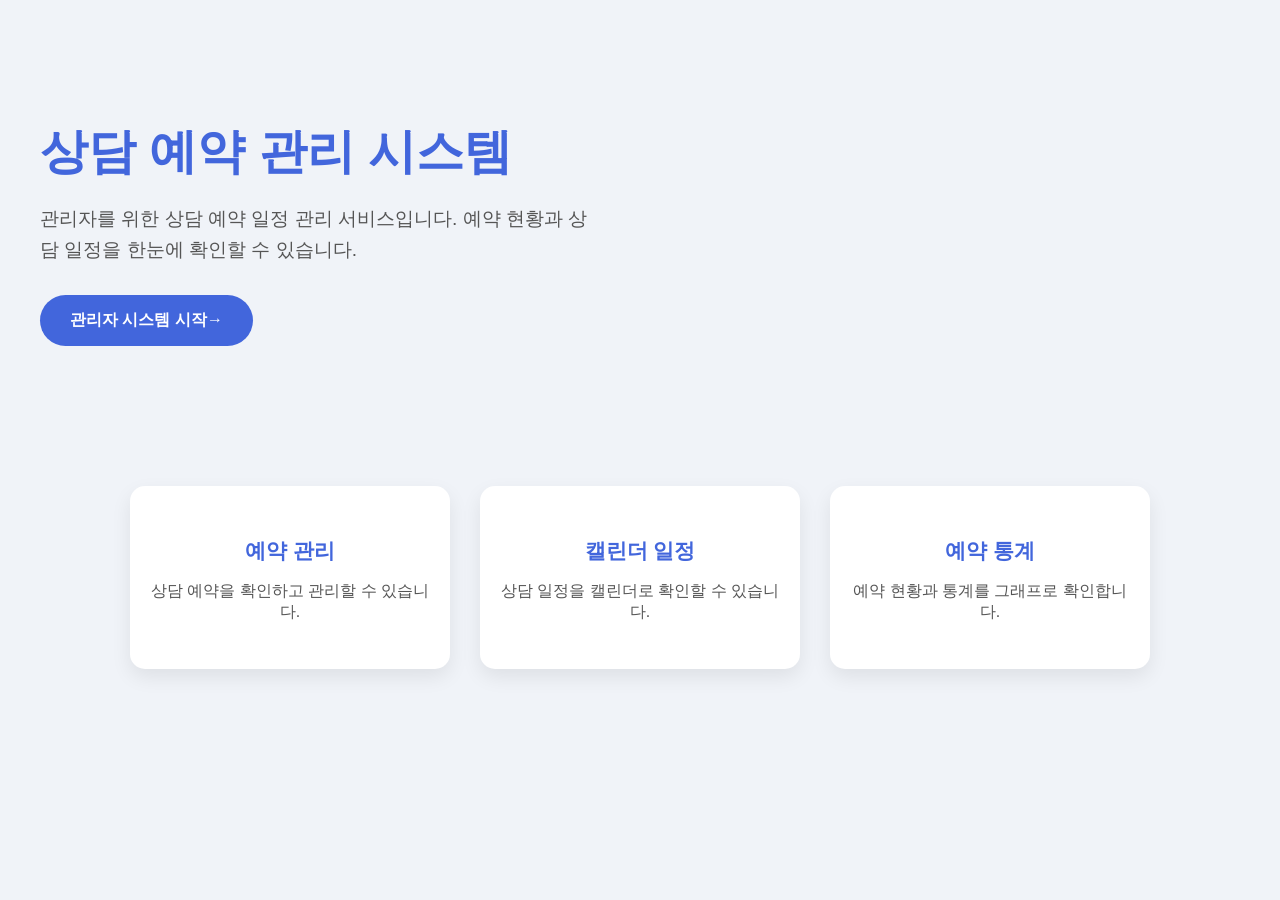
<file: index.html>
<!DOCTYPE html>
<html lang="en">
<head>
    <meta charset="UTF-8">
    <meta name="viewport" content="width=device-width, initial-scale=1.0">
    <title>Document</title>
    <link rel="stylesheet" href="css/index.css">
</head>
<body>
    <div class="container">
        <section class="intro-section">
           <div class="intro-content">
             <h1>상담 예약 관리 시스템</h1>
                <p>관리자를 위한 상담 예약 일정 관리 서비스입니다.
                예약 현황과 상담 일정을 한눈에 확인할 수 있습니다.</p>
                 <a href="dashboard.html" class="start-btn">관리자 시스템 시작→</a>

           </div>
           
        </section>

        <section class="feature">
            <div class="feature-card">
                <h3>예약 관리</h3>
                <p>상담 예약을 확인하고 관리할 수 있습니다.</p>
            </div>
            <div class="feature-card">
                <h3>캘린더 일정</h3>
                <p>상담 일정을 캘린더로 확인할 수 있습니다.</p>
            </div>
            <div class="feature-card">
                <h3>예약 통계</h3>
                <p>예약 현황과 통계를 그래프로 확인합니다.</p>
            </div>
            

            </div>

        </section>

    </div>
   


</body>
</html>
</file>
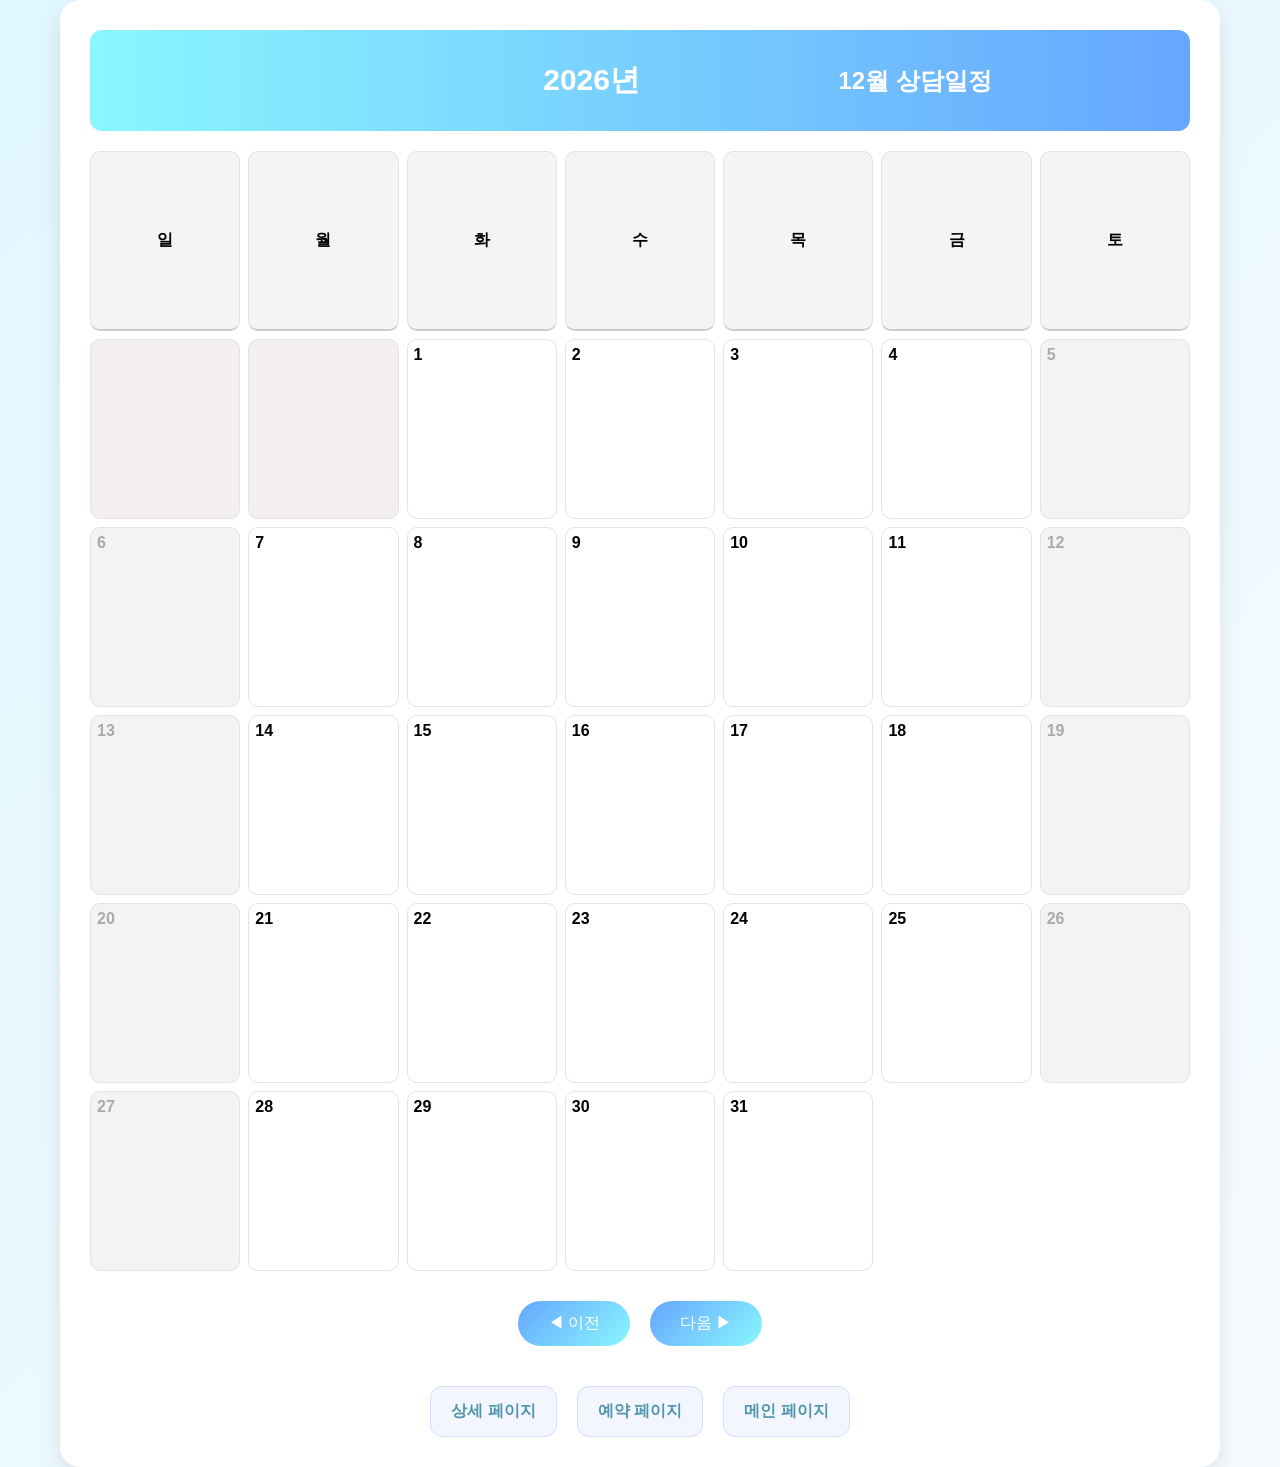
<file: calendar.html>
<!doctype html>
<html lang="ko">
  <head>
    <meta charset="UTF-8" />
    <meta name="viewport" content="width=device-width, initial-scale=1.0" />
    <title>상담 예약 달력</title>

    <link rel="stylesheet" href="./css/calendar.css" />
  </head>

  <body>
    <div id="wrap">
      <div class="container">
        <header id="header">
          <div class="year-container">
            <h1 id="year"></h1>
          </div>

          <div class="month-container">
            <h2 id="month"></h2>
          </div>
        </header>

        <section id="calendar"></section>

        <div class="month-control">
          <button id="prev">◀ 이전</button>
          <button id="next">다음 ▶</button>
        </div>

        <div class="page-move">
          <a href="./detail.html">상세 페이지</a>
          <a href="./reserve.html">예약 페이지</a>
          <a href="./index.html">메인 페이지</a>
        </div>
      </div>
    </div>

    <!-- JS -->
    <script type="module" src="./js/calendar.js"></script>
  </body>
</html>
</file>
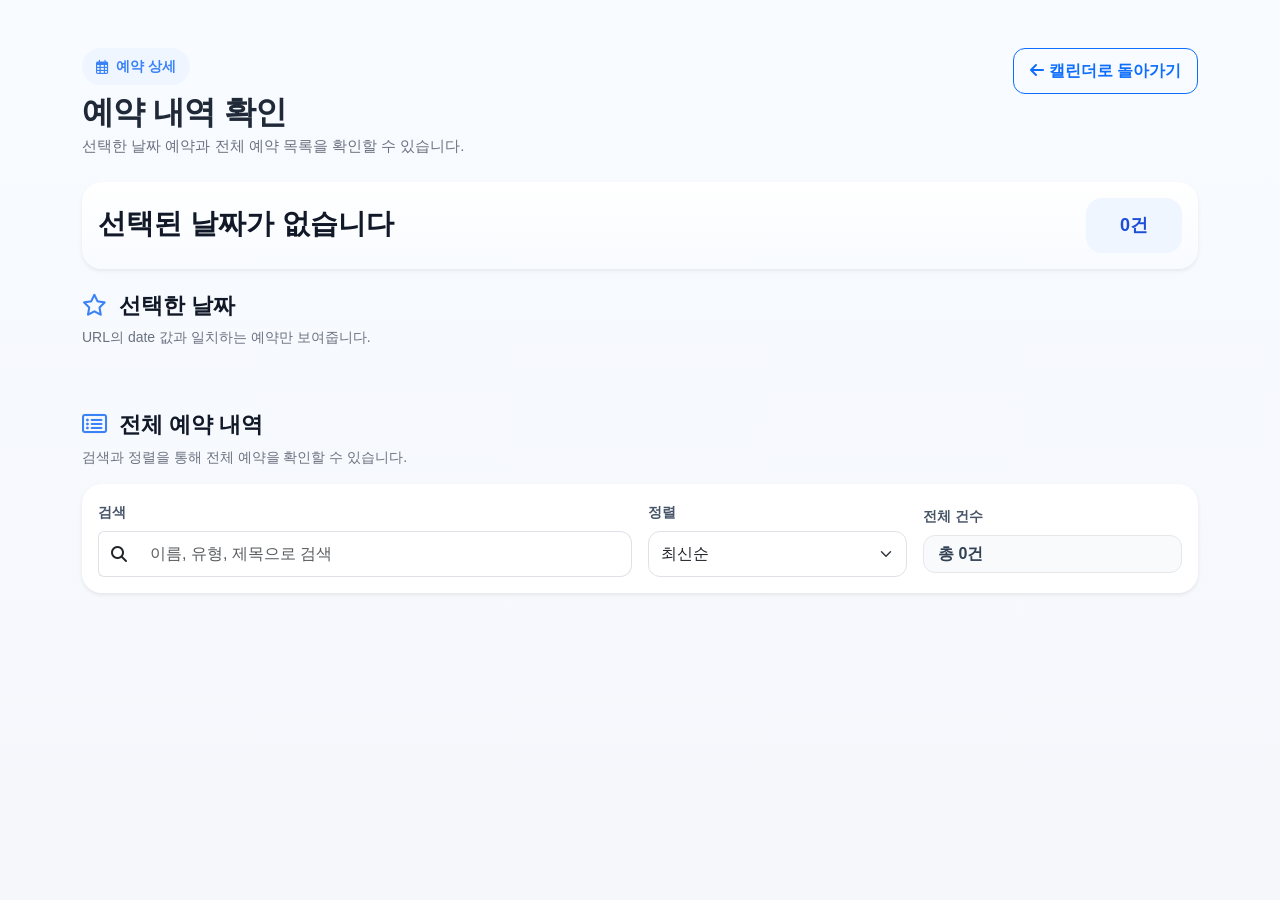
<file: detail.html>
<!doctype html>
<html lang="ko">
  <head>
    <meta charset="UTF-8" />
    <meta name="viewport" content="width=device-width, initial-scale=1.0" />
    <title>예약 상세</title>

    <!-- Bootstrap -->
    <link
      href="https://cdn.jsdelivr.net/npm/bootstrap@5.3.3/dist/css/bootstrap.min.css"
      rel="stylesheet"
    />

    <!-- Font Awesome -->
    <link
      rel="stylesheet"
      href="https://cdnjs.cloudflare.com/ajax/libs/font-awesome/6.5.2/css/all.min.css"
    />

    <link rel="stylesheet" href="./css/detail.css" />
    <script type="module" src="./js/detail.js" defer></script>
  </head>
  <body>
    <div class="page-wrap">
      <div class="container py-5">
        <!-- 상단 헤더 -->
        <div class="top-header mb-4">
          <div>
            <p class="page-badge mb-2">
              <i class="fa-regular fa-calendar-days"></i>
              예약 상세
            </p>
            <h1 class="page-title mb-1">예약 내역 확인</h1>
            <p class="page-desc mb-0">
              선택한 날짜 예약과 전체 예약 목록을 확인할 수 있습니다.
            </p>
          </div>

          <a href="./calendar.html" class="btn btn-outline-primary back-btn">
            <i class="fa-solid fa-arrow-left"></i>
            캘린더로 돌아가기
          </a>
        </div>

        <!-- 선택 날짜 요약 -->
        <section class="date-focus-card card border-0 shadow-sm mb-4">
          <div class="card-body">
            <div class="date-focus-header">
              <div>
                <h2 class="focus-date-title mb-1" id="selected-date-title">
                  날짜를 불러오는 중...
                </h2>
              </div>
              <div class="focus-count-box" id="selected-date-count">0건</div>
            </div>
          </div>
        </section>

        <!-- 해당 날짜 예약 -->
        <section class="mb-5">
          <div class="section-heading mb-3">
            <h2 class="section-title mb-1">
              <i class="fa-regular fa-star"></i>
              선택한 날짜
            </h2>
            <p class="section-desc mb-0">
              URL의 date 값과 일치하는 예약만 보여줍니다.
            </p>
          </div>

          <section id="selected-date-list" class="schedule-list"></section>
        </section>

        <!-- 전체 목록 필터 -->
        <div class="section-heading mb-3">
          <h2 class="section-title mb-1">
            <i class="fa-regular fa-rectangle-list"></i>
            전체 예약 내역
          </h2>
          <p class="section-desc mb-0">
            검색과 정렬을 통해 전체 예약을 확인할 수 있습니다.
          </p>
        </div>

        <div class="filter-card card border-0 shadow-sm mb-4">
          <div class="card-body">
            <div class="row g-3 align-items-center">
              <div class="col-lg-6">
                <label for="search-input" class="form-label filter-label">
                  검색
                </label>
                <div class="input-group search-group">
                  <span class="input-group-text">
                    <i class="fa-solid fa-magnifying-glass"></i>
                  </span>
                  <input
                    type="text"
                    id="search-input"
                    class="form-control"
                    placeholder="이름, 유형, 제목으로 검색"
                  />
                </div>
              </div>

              <div class="col-md-6 col-lg-3">
                <label for="sort-select" class="form-label filter-label">
                  정렬
                </label>
                <select id="sort-select" class="form-select">
                  <option value="latest">최신순</option>
                  <option value="oldest">오래된순</option>
                </select>
              </div>

              <div class="col-md-6 col-lg-3">
                <label class="form-label filter-label">전체 건수</label>
                <div class="count-box" id="summary-count">총 0건</div>
              </div>
            </div>
          </div>
        </div>

        <!-- 전체 예약 리스트 -->
        <section id="schedule-list" class="schedule-list"></section>
      </div>
    </div>

    <!-- 수정 모달 -->
    <div
      class="modal fade"
      id="reservationModal"
      tabindex="-1"
      aria-labelledby="reservationModalLabel"
      aria-hidden="true"
    >
      <div class="modal-dialog modal-dialog-centered">
        <div class="modal-content border-0 shadow">
          <div class="modal-header">
            <h5 class="modal-title" id="reservationModalLabel">
              예약 정보 수정
            </h5>
            <button
              type="button"
              class="btn-close"
              data-bs-dismiss="modal"
              aria-label="닫기"
            ></button>
          </div>

          <div class="modal-body">
            <form id="reservation-form">
              <input type="hidden" id="edit-id" />

              <div class="mb-3">
                <label for="edit-title" class="form-label">제목</label>
                <input
                  type="text"
                  id="edit-title"
                  class="form-control"
                  placeholder="예: 진로 상담"
                  required
                />
              </div>

              <div class="mb-3">
                <label for="edit-type" class="form-label">유형</label>
                <input
                  type="text"
                  id="edit-type"
                  class="form-control"
                  placeholder="예: 취업 상담"
                  required
                />
              </div>

              <div class="mb-3">
                <label for="edit-date" class="form-label">날짜</label>
                <input
                  type="date"
                  id="edit-date"
                  class="form-control"
                  required
                />
              </div>

              <div class="mb-3">
                <label for="edit-time" class="form-label">시간</label>
                <input
                  type="text"
                  id="edit-time"
                  class="form-control"
                  placeholder="예: 09:00~10:00"
                  required
                />
              </div>

              <div class="mb-2">
                <label for="edit-name" class="form-label">이름</label>
                <input
                  type="text"
                  id="edit-name"
                  class="form-control"
                  placeholder="예: 홍길동"
                  required
                />
              </div>
            </form>
          </div>

          <div class="modal-footer">
            <button type="button" class="btn btn-light" data-bs-dismiss="modal">
              취소
            </button>
            <button
              type="submit"
              form="reservation-form"
              class="btn btn-primary"
            >
              저장하기
            </button>
          </div>
        </div>
      </div>
    </div>

    <!-- Bootstrap JS -->
    <script src="https://cdn.jsdelivr.net/npm/bootstrap@5.3.3/dist/js/bootstrap.bundle.min.js"></script>
  </body>
</html>
</file>
<file: css/index.css>
/* 전체 기본 */
body {
  font-family: 'Noto Sans KR', Arial, sans-serif; 
  margin: 0;
  background: #f0f3f8;
  color: #333; 
}

/* 컨테이너 */
.container {
  max-width: 1200px;
  margin: 0 auto;
  padding: 0 20px;
}

/* 인트로 섹션 */
.intro-section {
  display: flex;
  flex-wrap: wrap;
  justify-content: space-between;
  align-items: center;
  padding: 80px 0;
  gap: 40px;
}

.intro-content {
  max-width: 550px;
}

.intro-content h1 {
  font-size: 3rem;
  margin-bottom: 20px;
  color: #4266dc;
}

.intro-content p {
  font-size: 1.2rem;
  color: #555;
  margin-bottom: 30px;
  line-height: 1.6;
}

/* 시작 버튼 */
.start-btn {
  display: inline-block;
  text-decoration: none;
  background: #4266dc;
  color: #fff;
  padding: 15px 30px;
  border-radius: 30px;
  font-weight: bold;
  transition: all 0.3s;
}

.start-btn:hover {
  background: #3730a3;
  transform: translateY(-3px);
 
}

/* 기능 카드 섹션 */
.feature {
  display: flex;
  flex-wrap: wrap;
  justify-content: center;
  gap: 30px;
  padding: 60px 0;
}

.feature-card {
  background: #fff;
  padding: 30px 20px;
  width: 280px;
  border-radius: 15px;
  box-shadow: 0 8px 20px rgba(0,0,0,0.08);
  text-align: center;
  transition: transform 0.3s, box-shadow 0.3s;
}

.feature-card:hover {
  transform: translateY(-5px);
  box-shadow: 0 12px 25px rgba(0,0,0,0.12);
}

.feature-card h3 {
  margin-bottom: 15px;
  font-size: 1.3rem;
  color: #4266dc;
}

.feature-card p {
  font-size: 1rem;
  color: #555; 
}



/* 헤더 */
.header {
  display: flex;
  justify-content: space-between;
  align-items: center;
  padding: 20px 40px;
  background: #fff;
  box-shadow: 0 2px 12px rgba(0,0,0,0.08);
  position: sticky;
  top: 0;
  z-index: 10;
}

.logo {
  margin: 0;
  font-size: 1.5rem;
  font-weight: bold;
  color: #4266dc;
}

.nav a {
  text-decoration: none;
  margin-left: 25px;
  color: #555;
  font-weight: 500;
  transition: 0.3s;
}

.nav a:hover,
.nav .active {
  color: #4266dc;
  font-weight: bold;
}

/* 카드 섹션 */
.card-section {
  display: flex;
  flex-wrap: wrap;
  gap: 25px;
  justify-content: center;
  padding: 40px 20px;
}

.card {
  background: #fff;
  padding: 25px 20px;
  width: 260px;
  border-radius: 15px;
  box-shadow: 0 8px 20px rgba(0,0,0,0.08);
  text-align: center;
  transition: transform 0.3s, box-shadow 0.3s;
}

.card:hover {
  transform: translateY(-5px);
  box-shadow: 0 12px 25px rgba(0,0,0,0.12);
}

.card h3 {
  margin-bottom: 15px;
  color: #4266dc;
  font-size: 1.2rem;
}
.main-panels{
  display:flex;
  justify-content:center;
  gap:30px;
  margin:40px auto;
  flex-wrap:wrap;
}
.schedule-lists{
  display:flex;
  flex-direction:column;
  gap:20px;
}
.schedule-lists section{
  margin: 20px;
}

/* Canvas 통계 영역 */


.canvas-area {
  display: flex;
  flex-direction: column;
  align-items: center;
}

.stats-card {
  background: #fff;
  padding: 30px;
  width: 450px;
  border-radius: 15px;
  box-shadow: 0 8px 20px rgba(0,0,0,0.08);
  text-align: center;
}

/* 오늘 일정 리스트 / 최근 예약 리스트 */
.today-schedule,
.recent-list {
  background: #fff;
  padding: 25px 20px;
  width: 450px;
  border-radius: 15px;
  box-shadow: 0 8px 20px rgba(0,0,0,0.08);
}

.today-schedule h2,
.recent-list h2 {
  margin-bottom: 15px;
  color:#4266dc;
}

.today-schedule ul,
.recent-list ul {
  list-style: none;
  padding-left: 0;
}

.today-schedule li,
.recent-list li {
  padding: 5px 0;
  border-bottom: 1px solid #eee;
  font-size: 0.95rem;
}

/* 빠른 메뉴 */
.quick-menu {
  text-align: center;
  margin: 40px 0;
}

.quick-menu h2 {
  margin-bottom: 20px;
  color: #4266dc;
}

.quick-buttons a {
  display: inline-block;
  text-decoration: none;
  color: #fff;
  background-color: #4266dc;
  padding: 12px 25px;
  border-radius: 25px;
  font-weight: 500;
  margin: 5px;
  transition: 0.3s;
}

.quick-buttons a:hover {
  background-color: #3730a3;
}


/* 모바일 햄버거 사이드바 */
/* 햄버거 버튼 */
.menu-btn{
  display:none;
  font-size:24px;
  background:none;
  border:none;
  cursor:pointer;
}

/* 사이드바 */
.sidebar{
  position:fixed;
  top:0;
  left:-250px;
  width:250px;
  height:100%;
  background:#fff;
  box-shadow:2px 0 10px rgba(0,0,0,0.2);
  padding-top:60px;
  transition:0.3s;
  display:flex;
  flex-direction:column;
}

.sidebar a{
  padding:15px 20px;
  text-decoration:none;
  color:#333;
  border-bottom:1px solid #eee;
}

.sidebar a:hover{
  background:#f5f5f5;
}

/* 열렸을 때 */
.sidebar.active{
  left:0;
}

/* 모바일 버전 */

@media (max-width: 768px) {
/* 컨테이너 */



.intro-content {
  max-width: 550px;
  display: flex;
  flex-direction: column;
  align-items: center;
}

.intro-content h1 {
  font-size: 2.2rem;

}

.intro-content p {
  font-size: 1.1rem;

}
/* 이미지 영역 */

.header{
  padding:15px;
}

.logo{
  font-size:16px;
}

.nav{
  display:none;
}

/* 카드 세로 */
.card-section{
  flex-direction:column;
  align-items:center;
}

.card{
  width:90%;
}

/* 통계 숨기기 */
.canvas-area{
  display:none;
}

/* 패널 세로 */
.main-panels{
  flex-direction:column;
  align-items:center;
  margin:20px;
}
.schedule-lists{
margin-right: 70px;
}

/* 일정 카드 */
.today-schedule,
.recent-list{
  
  width:100%;
}
.quick-menu{
  display: none;
}


/* 사이드바 */
.sidebar a:hover,
.sidebar .active {
  color: #4266dc;
  font-weight: bold;
}

.menu-btn{
  display:block;
}

/* 카드 hover */
.card:hover {
  transform: none;
}


}
</file>
<file: css/calendar.css>
/* 기본 설정 */
body {
  margin: 0;
  font-family: "Segoe UI", sans-serif;
  background: linear-gradient(135deg, #e0f7ff, #f7fbff);
}

a {
  text-decoration: none;
  color: rgb(78, 149, 173);
}

/* 중앙 정렬 */
#wrap {
  display: flex;
  justify-content: center;
  align-items: center;
  min-height: 100vh;
}

/* 카드 컨테이너 */
.container {
  width: 1100px;
  background: white;
  border-radius: 20px;
  padding: 30px;
  box-shadow: 0 10px 25px rgba(0, 0, 0, 0.1);
}

/* 헤더 */
#header {
  display: flex;
  align-items: center;
  padding: 10px 0;
  background: linear-gradient(to right, #89f7fe, #66a6ff);
  border-radius: 12px;
  color: white;
}

#year {
  font-size: 30px;
  font-weight: 700;
}

#month {
  font-size: 24px;
  font-weight: 700;
}

#header .year-container {
  width: 100%;
  display: flex;
  justify-content: flex-end;
}

#header .month-container {
  width: 100%;
  display: flex;
  justify-content: center;
}

/* 달력 그리드 */
#calendar {
  display: grid;
  grid-template-columns: repeat(7, 1fr);
  grid-auto-rows: 180px;
  gap: 8px;
  margin-top: 20px;
}

/* 날짜 셀 */
.date {
  border: 1px solid #e3e3e3;
  padding: 6px;
  border-radius: 10px;
  display: flex;
  flex-direction: column;
  background: white;
  transition: all 0.2s;
}

.day-number {
  font-weight: bold;
}

.reservation-list {
  margin-top: 6px;
  font-size: 13px;
  display: flex;
  flex-direction: column;
  gap: 3px;
}

.reservation-item {
  background: #eaf3ff;
  border-radius: 4px;
  padding: 2px 4px;
  overflow: hidden;
  text-overflow: ellipsis;
  white-space: nowrap;
}

/* hover */
.date.day:hover {
  background-color: #eaf3ff;
  transform: translateY(-2px);
  cursor: pointer;
}

/* 빈칸 */
.empty {
  background-color: #f4efef;
}

/* 요일 */
.weekday {
  font-weight: bold;
  background-color: #f4f4f4;
  border-bottom: 2px solid #ccc;
  display: flex;
  align-items: center;
  justify-content: center;
}

/* 일요일 */
.sunday {
  background-color: #fdecea;
  color: #e74c3c;
}

/* 토요일 */
.saturday {
  background-color: #eaf3fd;
  color: #3498db;
}

/* 공휴일 */
.holiday {
  color: red;
  font-weight: bold;
}

/* 예약 불가 */
.blocked {
  background: #f3f3f3;
  color: #aaa;
  pointer-events: none;
  cursor: not-allowed;
}

/* 이전 다음 버튼 */
.month-control {
  width: 100%;
  display: flex;
  justify-content: center;
  gap: 20px;
  margin-top: 30px;
}

.month-control button {
  background: linear-gradient(135deg, #66a6ff, #89f7fe);
  border: none;
  color: white;
  font-size: 16px;
  border-radius: 30px;
  padding: 12px 30px;
  cursor: pointer;
  transition: all 0.2s;
}

.month-control button:hover {
  transform: translateY(-2px);
  box-shadow: 0 5px 12px rgba(0, 0, 0, 0.15);
}

/* 페이지 이동 버튼 */
.page-move {
  margin-top: 40px;
  display: flex;
  justify-content: center;
  gap: 20px;
}

.page-move a {
  background: #f3f6ff;
  border: 1px solid #d6ddff;
  border-radius: 12px;
  padding: 14px 20px;
  font-weight: 600;
  color: #4e95ad;
  transition: all 0.2s;
}

.page-move a:hover {
  background: #66a6ff;
  color: white;
  transform: translateY(-2px);
}

/* 모바일 대응 */
@media (max-width: 768px) {
  .container {
    width: 100vw;
    padding: 5px;
  }
  #year {
    font-size: 18px;
    font-weight: 700;
  }

  #month {
    font-size: 15px;
    font-weight: 700;
  }
  #calendar {
    grid-auto-rows: 50px; /* 날짜 셀 작게 */
    gap: 2px; /* 셀 간격 최소화 */
  }

  .weekday {
    font-size: 9px; /* 요일 글자 최소 */
    padding: 1px 0;
  }

  .day-number {
    font-size: 10px; /* 날짜 숫자 축소 */
    line-height: 1;
  }

  .reservation-list {
    display: none; /* 기존 예약 항목 숨김 */
  }

  .date.day[data-reservation-count]:after {
    content: attr(data-reservation-count) "건 예약";
    font-size: 10px;
    line-height: 1;
    color: #333;
    margin-top: 1px;
    display: block;
    text-align: center;
    white-space: nowrap;
    overflow: hidden;
    text-overflow: ellipsis;
  }

  .page-move a {
    font-size: 12px;
  }
}
</file>
<file: css/detail.css>
:root {
  --primary: #3b82f6;
  --primary-soft: #eff6ff;
  --text-main: #1f2937;
  --text-sub: #6b7280;
  --line: #e5e7eb;
  --bg: #f8fafc;
  --white: #ffffff;
}

* {
  box-sizing: border-box;
}

body {
  margin: 0;
  font-family: "Apple SD Gothic Neo", "Malgun Gothic", sans-serif;
  background: linear-gradient(180deg, #f8fbff 0%, #f5f7fb 100%);
  color: var(--text-main);
}

.page-wrap {
  min-height: 100vh;
}

.top-header {
  display: flex;
  justify-content: space-between;
  align-items: flex-start;
  gap: 20px;
  flex-wrap: wrap;
}

.page-badge {
  display: inline-flex;
  align-items: center;
  gap: 8px;
  font-size: 14px;
  color: var(--primary);
  background-color: var(--primary-soft);
  border-radius: 999px;
  padding: 8px 14px;
  font-weight: 600;
}

.page-title {
  font-size: 32px;
  font-weight: 800;
  letter-spacing: -0.02em;
  margin: 0;
}

.page-desc {
  color: var(--text-sub);
  font-size: 15px;
}

.back-btn {
  border-radius: 12px;
  padding: 10px 16px;
  font-weight: 600;
}

.date-focus-card,
.filter-card,
.schedule-item {
  border-radius: 20px;
  background-color: var(--white);
}

.date-focus-card {
  border: 1px solid #dbeafe;
  background: linear-gradient(180deg, #ffffff 0%, #f8fbff 100%);
}

.date-focus-header {
  display: flex;
  justify-content: space-between;
  align-items: center;
  gap: 20px;
  flex-wrap: wrap;
}

.focus-label {
  display: inline-flex;
  align-items: center;
  gap: 8px;
  font-size: 13px;
  font-weight: 700;
  color: var(--primary);
  background: var(--primary-soft);
  border-radius: 999px;
  padding: 8px 12px;
}

.focus-date-title {
  font-size: 28px;
  font-weight: 800;
  color: #111827;
}

.focus-date-desc {
  color: var(--text-sub);
  font-size: 14px;
}

.focus-count-box {
  min-width: 96px;
  text-align: center;
  padding: 14px 18px;
  border-radius: 16px;
  background: #eff6ff;
  color: #1d4ed8;
  font-size: 18px;
  font-weight: 800;
}

.section-heading {
  display: flex;
  flex-direction: column;
  gap: 4px;
}

.section-title {
  font-size: 22px;
  font-weight: 800;
  color: #111827;
}

.section-title i {
  color: var(--primary);
  margin-right: 6px;
}

.section-desc {
  color: var(--text-sub);
  font-size: 14px;
}

.filter-label {
  font-size: 14px;
  font-weight: 700;
  color: #475569;
}

.search-group .input-group-text {
  background-color: #fff;
  border-right: 0;
}

.search-group .form-control {
  border-left: 0;
}

.search-group .form-control:focus {
  box-shadow: none;
}

.count-box {
  height: 38px;
  display: flex;
  align-items: center;
  padding: 0 14px;
  background: #f8fafc;
  border: 1px solid var(--line);
  border-radius: 12px;
  font-weight: 700;
  color: #334155;
}

.schedule-list {
  display: flex;
  flex-direction: column;
  gap: 14px;
}

.schedule-item {
  border: 1px solid #edf2f7;
  transition: all 0.2s ease;
  cursor: pointer;
  overflow: hidden;
}

.schedule-item:hover {
  transform: translateY(-2px);
  box-shadow: 0 14px 30px rgba(15, 23, 42, 0.08);
  border-color: #dbeafe;
}

.schedule-inner {
  display: flex;
  align-items: center;
  justify-content: space-between;
  gap: 20px;
  padding: 20px 22px;
}

.schedule-left {
  display: flex;
  align-items: center;
  gap: 18px;
  min-width: 0;
}

.time-badge {
  min-width: 120px;
  padding: 12px 14px;
  border-radius: 14px;
  background: #eff6ff;
  color: #1d4ed8;
  font-size: 14px;
  font-weight: 700;
  text-align: center;
}

.schedule-main {
  min-width: 0;
}

.schedule-title {
  margin: 0 0 8px;
  font-size: 18px;
  font-weight: 800;
  color: #111827;
}

.schedule-meta {
  display: flex;
  flex-wrap: wrap;
  gap: 10px 12px;
  color: var(--text-sub);
  font-size: 14px;
}

.schedule-meta span {
  display: inline-flex;
  align-items: center;
  gap: 6px;
}

.schedule-right {
  display: flex;
  align-items: center;
  gap: 10px;
  flex-shrink: 0;
}

.type-badge {
  display: inline-flex;
  align-items: center;
  justify-content: center;
  background: #f1f5f9;
  color: #334155;
  border-radius: 999px;
  padding: 8px 12px;
  font-size: 13px;
  font-weight: 700;
}

.edit-hint {
  color: #94a3b8;
  font-size: 18px;
}

.empty-box {
  background: #fff;
  border: 1px dashed #dbe3ee;
  border-radius: 20px;
  padding: 60px 20px;
  text-align: center;
  color: #64748b;
}

.empty-box i {
  font-size: 36px;
  margin-bottom: 14px;
  color: #94a3b8;
}

.modal-content {
  border-radius: 20px;
}

.modal-header,
.modal-footer {
  border-color: #f1f5f9;
}

.modal-title {
  font-weight: 800;
}

.form-control,
.form-select {
  border-radius: 12px;
  min-height: 46px;
}

.form-control:focus,
.form-select:focus {
  border-color: #93c5fd;
  box-shadow: 0 0 0 0.2rem rgba(59, 130, 246, 0.12);
}

@media (max-width: 768px) {
  .page-title {
    font-size: 26px;
  }

  .focus-date-title {
    font-size: 22px;
  }

  .date-focus-header,
  .schedule-inner {
    flex-direction: column;
    align-items: stretch;
  }

  .schedule-left {
    flex-direction: column;
    align-items: stretch;
  }

  .time-badge {
    min-width: auto;
    width: 100%;
  }

  .schedule-right {
    justify-content: space-between;
  }
}
</file>
